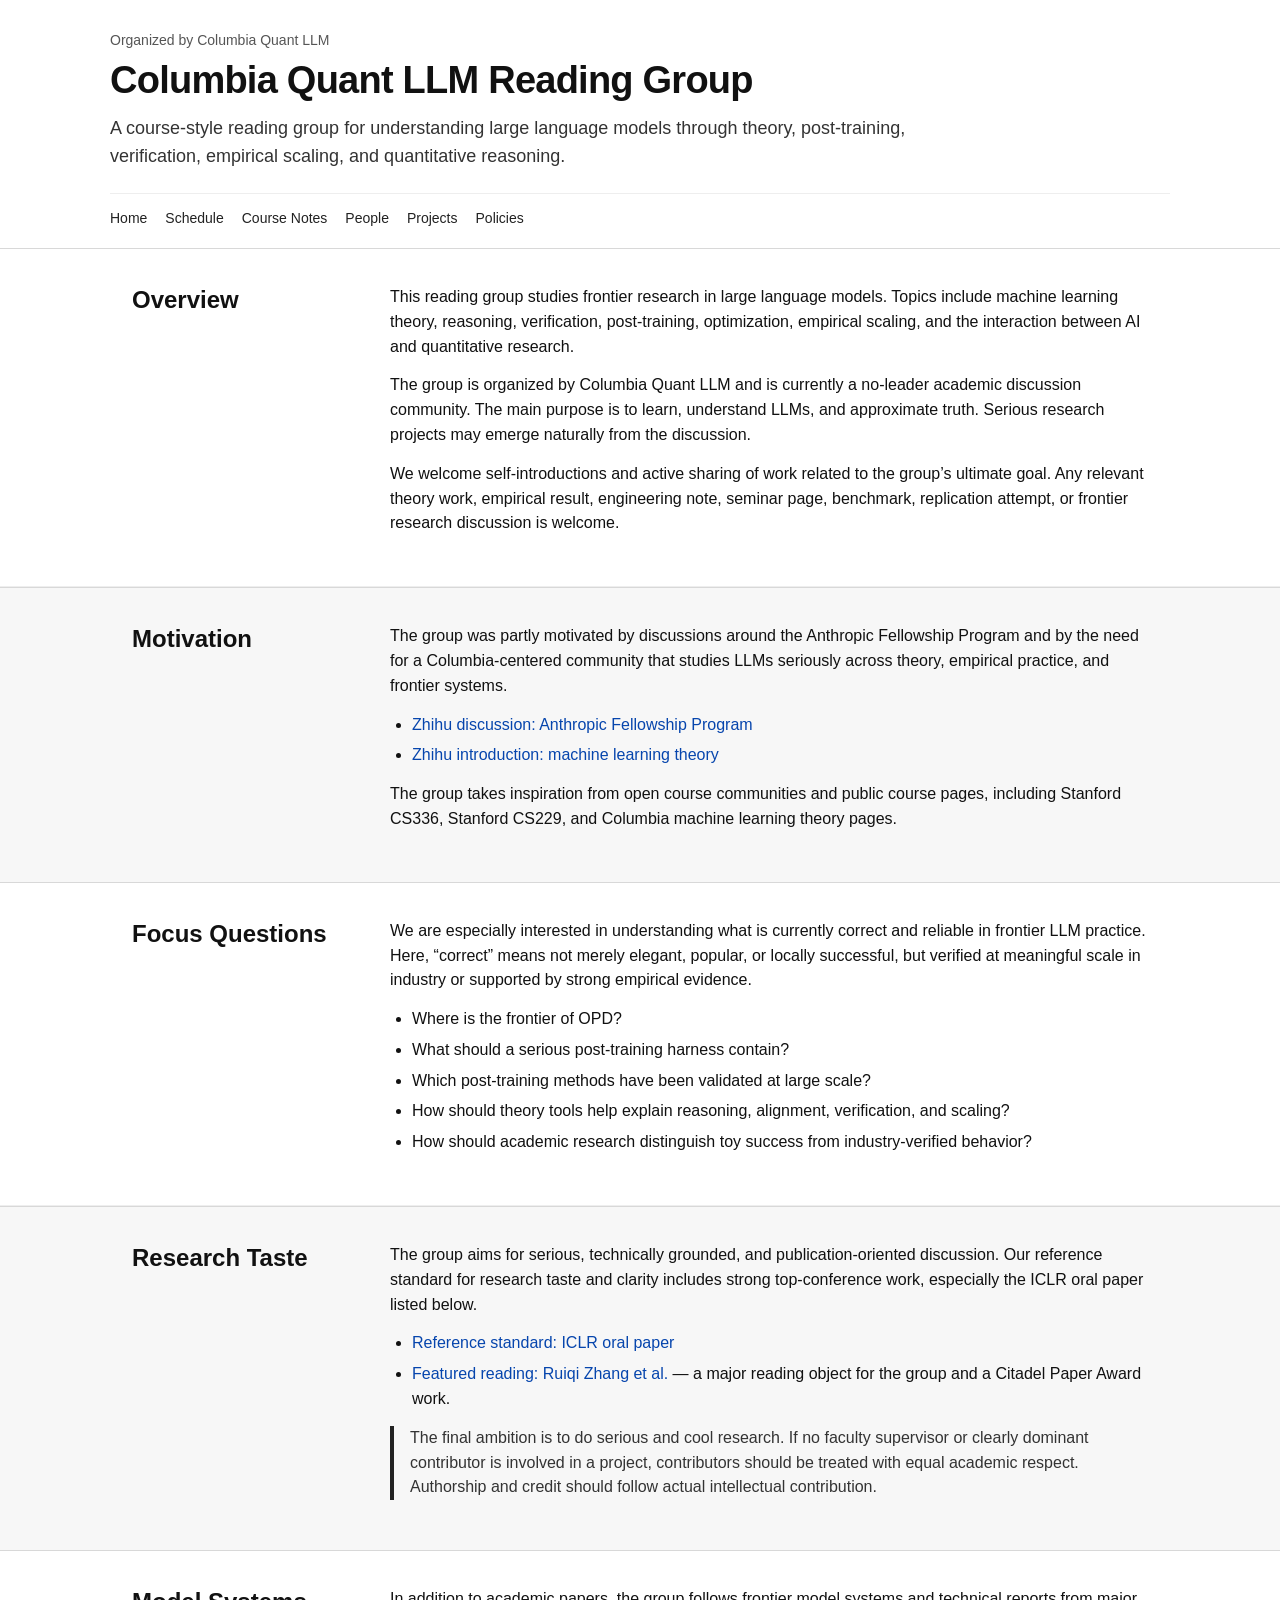
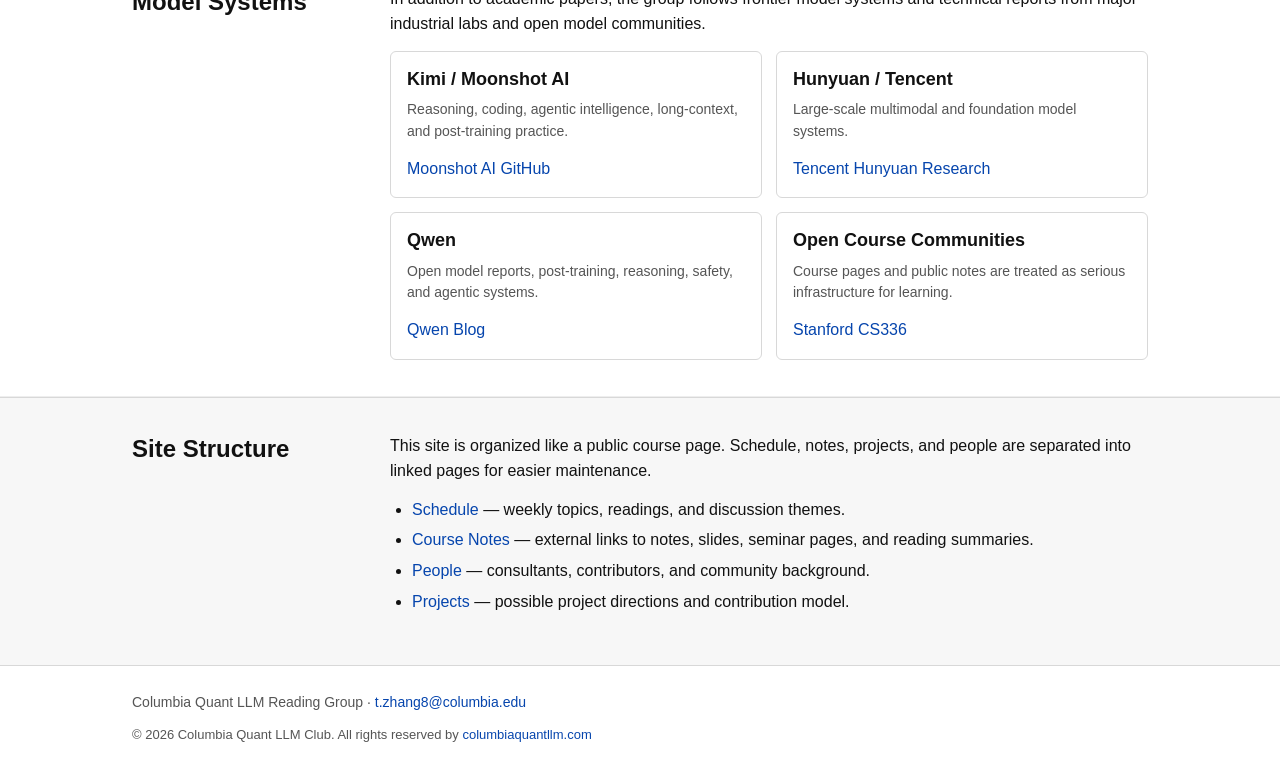
<file: index.html>
<!doctype html>
<html lang="en">
<head><meta charset="utf-8"><meta name="viewport" content="width=device-width, initial-scale=1"><title>Columbia Quant LLM Reading Group</title><meta name="description" content="Course-style webpage for the Columbia Quant LLM Reading Group."><link rel="stylesheet" href="style.css"></head>
<body>
<header class="site-header"><div class="container header-inner"><p class="kicker">Organized by Columbia Quant LLM</p><h1>Columbia Quant LLM Reading Group</h1><p class="subtitle">A course-style reading group for understanding large language models through theory, post-training, verification, empirical scaling, and quantitative reasoning.</p><nav class="nav"><a href="index.html">Home</a><a href="schedule.html">Schedule</a><a href="notes.html">Course Notes</a><a href="people.html">People</a><a href="projects.html">Projects</a><a href="policies.html">Policies</a></nav></div></header>
<main>
<section class="section"><div class="container grid"><h2>Overview</h2><div><p>This reading group studies frontier research in large language models. Topics include machine learning theory, reasoning, verification, post-training, optimization, empirical scaling, and the interaction between AI and quantitative research.</p><p>The group is organized by Columbia Quant LLM and is currently a no-leader academic discussion community. The main purpose is to learn, understand LLMs, and approximate truth. Serious research projects may emerge naturally from the discussion.</p><p>We welcome self-introductions and active sharing of work related to the group’s ultimate goal. Any relevant theory work, empirical result, engineering note, seminar page, benchmark, replication attempt, or frontier research discussion is welcome.</p></div></div></section>
<section class="section alt"><div class="container grid"><h2>Motivation</h2><div><p>The group was partly motivated by discussions around the Anthropic Fellowship Program and by the need for a Columbia-centered community that studies LLMs seriously across theory, empirical practice, and frontier systems.</p><ul><li><a href="https://www.zhihu.com/question/12305646900/answer/1999438034542801397?share_code=CKG3fECgxyut&utm_psn=2041317391506956704">Zhihu discussion: Anthropic Fellowship Program</a></li><li><a href="https://www.zhihu.com/question/28256372/answer/128903335713?share_code=lImXarhazOmt&utm_psn=2041566149469549277">Zhihu introduction: machine learning theory</a></li></ul><p>The group takes inspiration from open course communities and public course pages, including Stanford CS336, Stanford CS229, and Columbia machine learning theory pages.</p></div></div></section>
<section class="section"><div class="container grid"><h2>Focus Questions</h2><div><p>We are especially interested in understanding what is currently correct and reliable in frontier LLM practice. Here, “correct” means not merely elegant, popular, or locally successful, but verified at meaningful scale in industry or supported by strong empirical evidence.</p><ul><li>Where is the frontier of OPD?</li><li>What should a serious post-training harness contain?</li><li>Which post-training methods have been validated at large scale?</li><li>How should theory tools help explain reasoning, alignment, verification, and scaling?</li><li>How should academic research distinguish toy success from industry-verified behavior?</li></ul></div></div></section>
<section class="section alt"><div class="container grid"><h2>Research Taste</h2><div><p>The group aims for serious, technically grounded, and publication-oriented discussion. Our reference standard for research taste and clarity includes strong top-conference work, especially the ICLR oral paper listed below.</p><ul><li><a href="https://arxiv.org/abs/2210.10749">Reference standard: ICLR oral paper</a></li><li><a href="https://arxiv.org/abs/2306.09927">Featured reading: Ruiqi Zhang et al.</a> — a major reading object for the group and a Citadel Paper Award work.</li></ul><p class="notice">The final ambition is to do serious and cool research. If no faculty supervisor or clearly dominant contributor is involved in a project, contributors should be treated with equal academic respect. Authorship and credit should follow actual intellectual contribution.</p></div></div></section>
<section class="section"><div class="container grid"><h2>Model Systems</h2><div><p>In addition to academic papers, the group follows frontier model systems and technical reports from major industrial labs and open model communities.</p><div class="card-grid"><div class="card"><h3>Kimi / Moonshot AI</h3><p>Reasoning, coding, agentic intelligence, long-context, and post-training practice.</p><a href="https://github.com/moonshotai">Moonshot AI GitHub</a></div><div class="card"><h3>Hunyuan / Tencent</h3><p>Large-scale multimodal and foundation model systems.</p><a href="https://hy.tencent.com/">Tencent Hunyuan Research</a></div><div class="card"><h3>Qwen</h3><p>Open model reports, post-training, reasoning, safety, and agentic systems.</p><a href="https://qwen.ai/blog">Qwen Blog</a></div><div class="card"><h3>Open Course Communities</h3><p>Course pages and public notes are treated as serious infrastructure for learning.</p><a href="https://cs336.stanford.edu/">Stanford CS336</a></div></div></div></div></section>
<section class="section alt"><div class="container grid"><h2>Site Structure</h2><div><p>This site is organized like a public course page. Schedule, notes, projects, and people are separated into linked pages for easier maintenance.</p><ul><li><a href="schedule.html">Schedule</a> — weekly topics, readings, and discussion themes.</li><li><a href="notes.html">Course Notes</a> — external links to notes, slides, seminar pages, and reading summaries.</li><li><a href="people.html">People</a> — consultants, contributors, and community background.</li><li><a href="projects.html">Projects</a> — possible project directions and contribution model.</li></ul></div></div></section>
</main><footer class="footer"><div class="container">Columbia Quant LLM Reading Group · <a href="mailto:t.zhang8@columbia.edu">t.zhang8@columbia.edu</a><p class="footer-sub">&copy; 2026 Columbia Quant LLM Club. All rights reserved by <a href="https://columbiaquantllm.com">columbiaquantllm.com</a></p></div></footer>
</body></html>
</file>
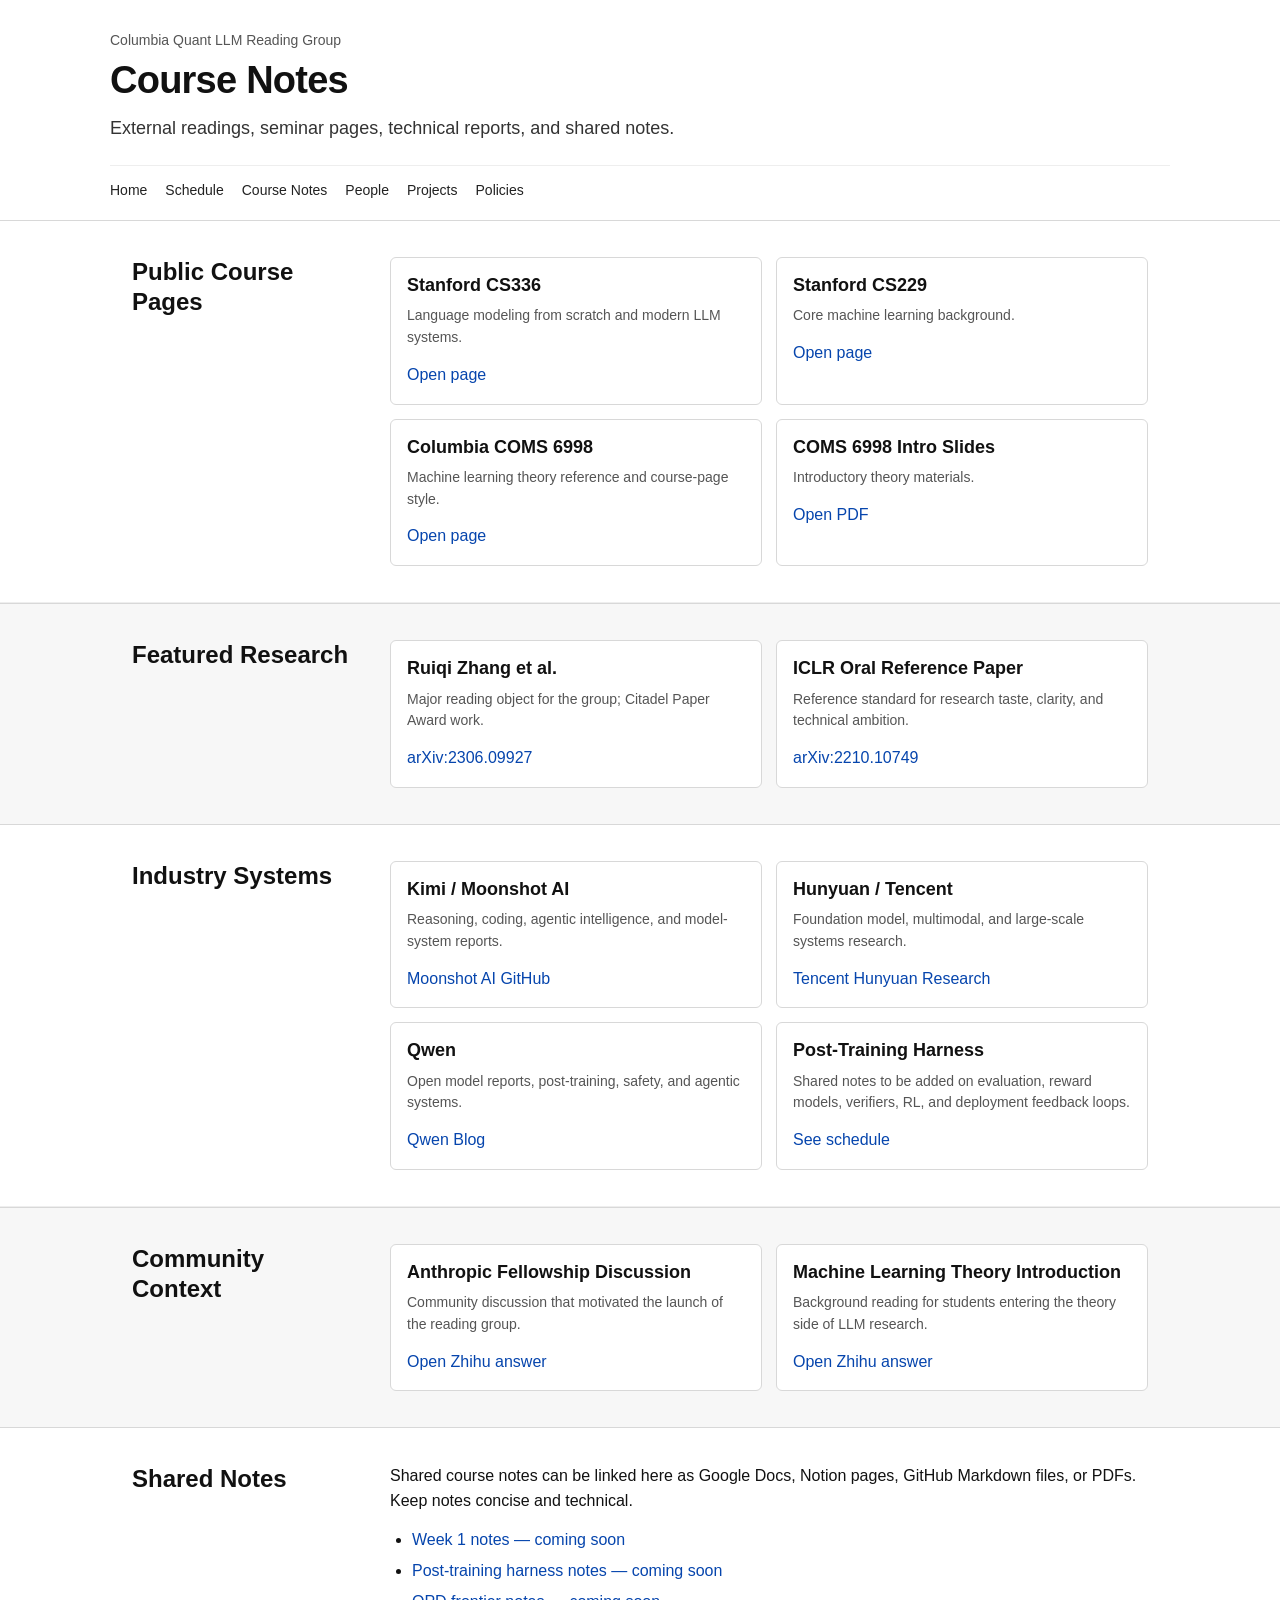
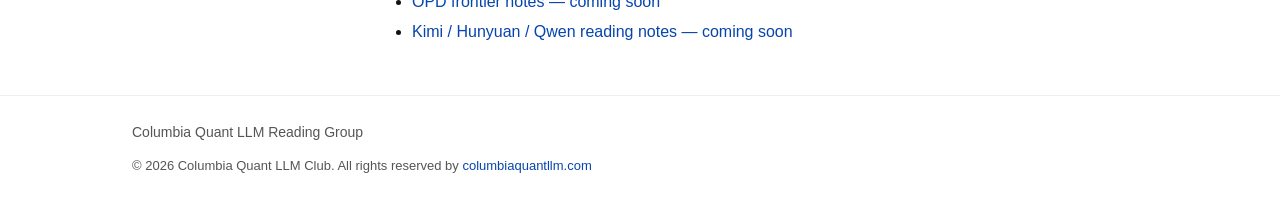
<file: notes.html>
<!doctype html><html lang="en"><head><meta charset="utf-8"><meta name="viewport" content="width=device-width, initial-scale=1"><title>Course Notes | Columbia Quant LLM Reading Group</title><link rel="stylesheet" href="style.css"></head><body><header class="site-header"><div class="container header-inner"><p class="kicker">Columbia Quant LLM Reading Group</p><h1>Course Notes</h1><p class="subtitle">External readings, seminar pages, technical reports, and shared notes.</p><nav class="nav"><a href="index.html">Home</a><a href="schedule.html">Schedule</a><a href="notes.html">Course Notes</a><a href="people.html">People</a><a href="projects.html">Projects</a><a href="policies.html">Policies</a></nav></div></header><main><section class="section"><div class="container grid"><h2>Public Course Pages</h2><div class="card-grid"><div class="card"><h3>Stanford CS336</h3><p>Language modeling from scratch and modern LLM systems.</p><a href="https://cs336.stanford.edu/">Open page</a></div><div class="card"><h3>Stanford CS229</h3><p>Core machine learning background.</p><a href="https://cs229.stanford.edu/">Open page</a></div><div class="card"><h3>Columbia COMS 6998</h3><p>Machine learning theory reference and course-page style.</p><a href="https://www.cs.columbia.edu/~djhsu/coms6998-s25/">Open page</a></div><div class="card"><h3>COMS 6998 Intro Slides</h3><p>Introductory theory materials.</p><a href="https://www.cs.columbia.edu/~djhsu/coms6998-s25/intro-slides.pdf">Open PDF</a></div></div></div></section><section class="section alt"><div class="container grid"><h2>Featured Research</h2><div class="card-grid"><div class="card"><h3>Ruiqi Zhang et al.</h3><p>Major reading object for the group; Citadel Paper Award work.</p><a href="https://arxiv.org/abs/2306.09927">arXiv:2306.09927</a></div><div class="card"><h3>ICLR Oral Reference Paper</h3><p>Reference standard for research taste, clarity, and technical ambition.</p><a href="https://arxiv.org/abs/2210.10749">arXiv:2210.10749</a></div></div></div></section><section class="section"><div class="container grid"><h2>Industry Systems</h2><div class="card-grid"><div class="card"><h3>Kimi / Moonshot AI</h3><p>Reasoning, coding, agentic intelligence, and model-system reports.</p><a href="https://github.com/moonshotai">Moonshot AI GitHub</a></div><div class="card"><h3>Hunyuan / Tencent</h3><p>Foundation model, multimodal, and large-scale systems research.</p><a href="https://hy.tencent.com/">Tencent Hunyuan Research</a></div><div class="card"><h3>Qwen</h3><p>Open model reports, post-training, safety, and agentic systems.</p><a href="https://qwen.ai/blog">Qwen Blog</a></div><div class="card"><h3>Post-Training Harness</h3><p>Shared notes to be added on evaluation, reward models, verifiers, RL, and deployment feedback loops.</p><a href="schedule.html">See schedule</a></div></div></div></section><section class="section alt"><div class="container grid"><h2>Community Context</h2><div class="card-grid"><div class="card"><h3>Anthropic Fellowship Discussion</h3><p>Community discussion that motivated the launch of the reading group.</p><a href="https://www.zhihu.com/question/12305646900/answer/1999438034542801397?share_code=CKG3fECgxyut&utm_psn=2041317391506956704">Open Zhihu answer</a></div><div class="card"><h3>Machine Learning Theory Introduction</h3><p>Background reading for students entering the theory side of LLM research.</p><a href="https://www.zhihu.com/question/28256372/answer/128903335713?share_code=lImXarhazOmt&utm_psn=2041566149469549277">Open Zhihu answer</a></div></div></div></section><section class="section"><div class="container grid"><h2>Shared Notes</h2><div><p>Shared course notes can be linked here as Google Docs, Notion pages, GitHub Markdown files, or PDFs. Keep notes concise and technical.</p><ul><li><a href="#">Week 1 notes — coming soon</a></li><li><a href="#">Post-training harness notes — coming soon</a></li><li><a href="#">OPD frontier notes — coming soon</a></li><li><a href="#">Kimi / Hunyuan / Qwen reading notes — coming soon</a></li></ul></div></div></section></main><footer class="footer"><div class="container">Columbia Quant LLM Reading Group<p class="footer-sub">&copy; 2026 Columbia Quant LLM Club. All rights reserved by <a href="https://columbiaquantllm.com">columbiaquantllm.com</a></p></div></footer></body></html>
</file>
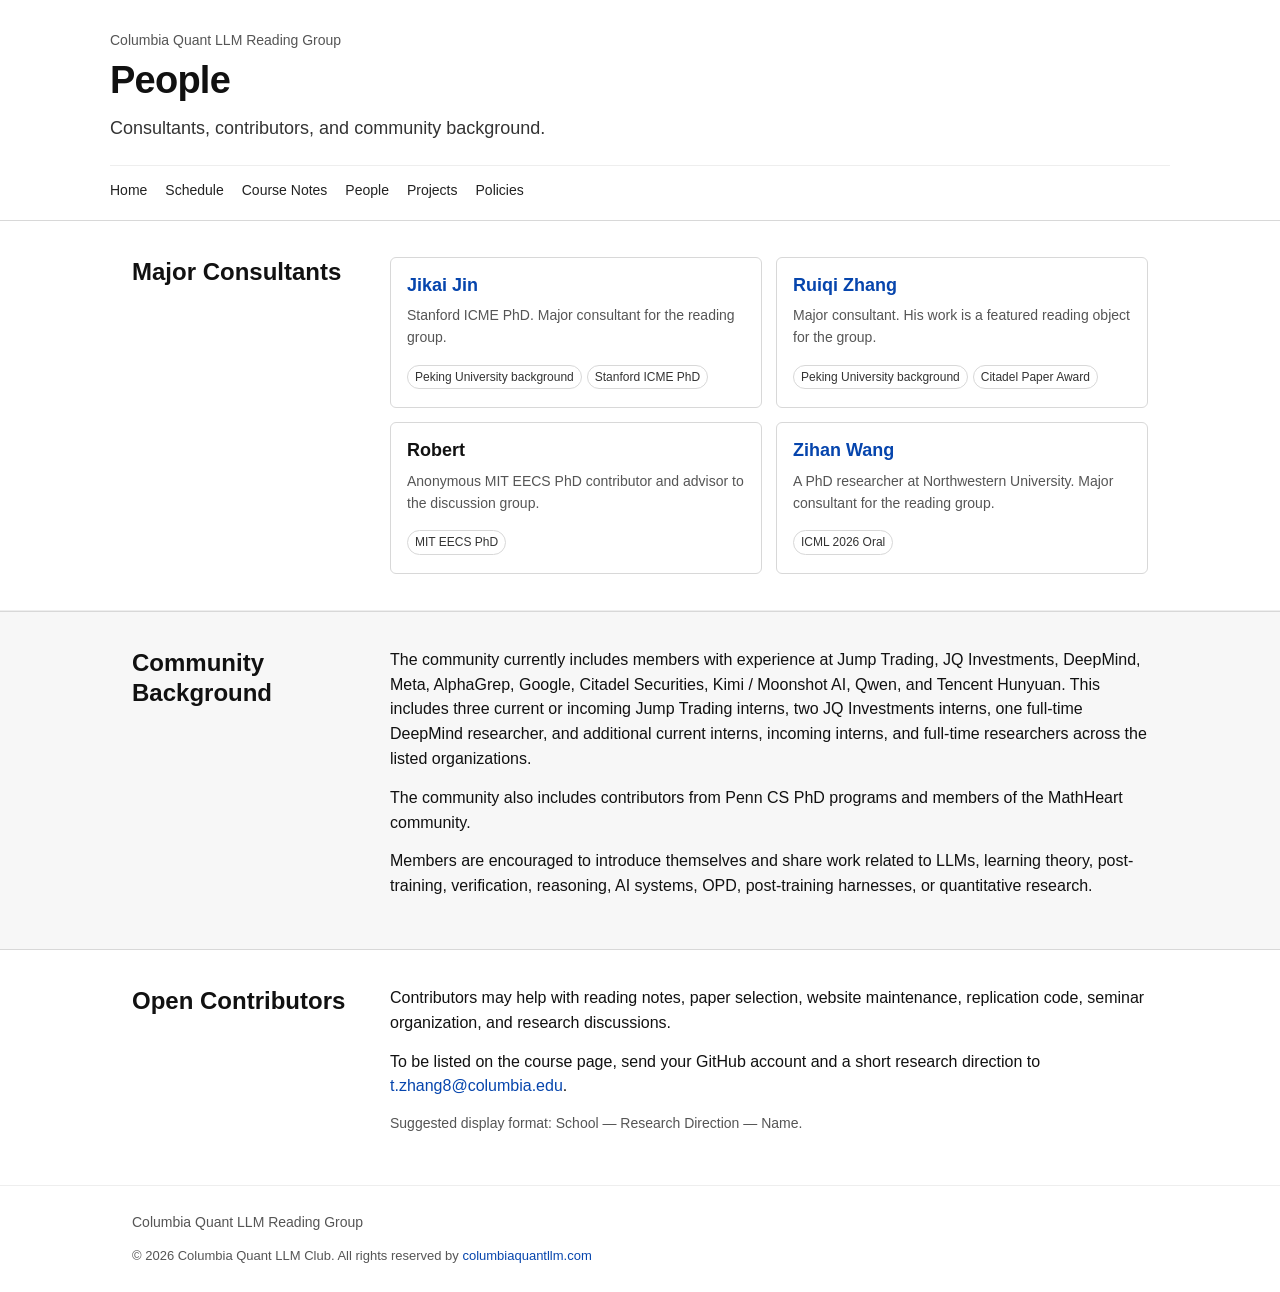
<file: people.html>
<!doctype html><html lang="en"><head><meta charset="utf-8"><meta name="viewport" content="width=device-width, initial-scale=1"><title>People | Columbia Quant LLM Reading Group</title><link rel="stylesheet" href="style.css"></head><body><header class="site-header"><div class="container header-inner"><p class="kicker">Columbia Quant LLM Reading Group</p><h1>People</h1><p class="subtitle">Consultants, contributors, and community background.</p><nav class="nav"><a href="index.html">Home</a><a href="schedule.html">Schedule</a><a href="notes.html">Course Notes</a><a href="people.html">People</a><a href="projects.html">Projects</a><a href="policies.html">Policies</a></nav></div></header><main><section class="section"><div class="container grid"><h2>Major Consultants</h2><div class="card-grid"><div class="card"><h3><a href="https://jkjin.com/">Jikai Jin</a></h3><p>Stanford ICME PhD. Major consultant for the reading group.</p><span class="tag">Peking University background</span><span class="tag">Stanford ICME PhD</span></div><div class="card"><h3><a href="https://rqzhangberkeley.github.io/">Ruiqi Zhang</a></h3><p>Major consultant. His work is a featured reading object for the group.</p><span class="tag">Peking University background</span><span class="tag">Citadel Paper Award</span></div><div class="card"><h3>Robert</h3><p>Anonymous MIT EECS PhD contributor and advisor to the discussion group.</p><span class="tag">MIT EECS PhD</span></div><div class="card"><h3><a href="https://zihanwang314.github.io/">Zihan Wang</a></h3><p>A PhD researcher at Northwestern University. Major consultant for the reading group.</p><span class="tag">ICML 2026 Oral</span></div></div></div></section><section class="section alt"><div class="container grid"><h2>Community Background</h2><div><p>The community currently includes members with experience at Jump Trading, JQ Investments, DeepMind, Meta, AlphaGrep, Google, Citadel Securities, Kimi / Moonshot AI, Qwen, and Tencent Hunyuan. This includes three current or incoming Jump Trading interns, two JQ Investments interns, one full-time DeepMind researcher, and additional current interns, incoming interns, and full-time researchers across the listed organizations.</p><p>The community also includes contributors from Penn CS PhD programs and members of the MathHeart community.</p><p>Members are encouraged to introduce themselves and share work related to LLMs, learning theory, post-training, verification, reasoning, AI systems, OPD, post-training harnesses, or quantitative research.</p></div></div></section><section class="section"><div class="container grid"><h2>Open Contributors</h2><div><p>Contributors may help with reading notes, paper selection, website maintenance, replication code, seminar organization, and research discussions.</p><p>To be listed on the course page, send your GitHub account and a short research direction to <a href="mailto:t.zhang8@columbia.edu">t.zhang8@columbia.edu</a>.</p><p class="note">Suggested display format: School — Research Direction — Name.</p></div></div></section></main><footer class="footer"><div class="container">Columbia Quant LLM Reading Group<p class="footer-sub">&copy; 2026 Columbia Quant LLM Club. All rights reserved by <a href="https://columbiaquantllm.com">columbiaquantllm.com</a></p></div></footer></body></html>
</file>
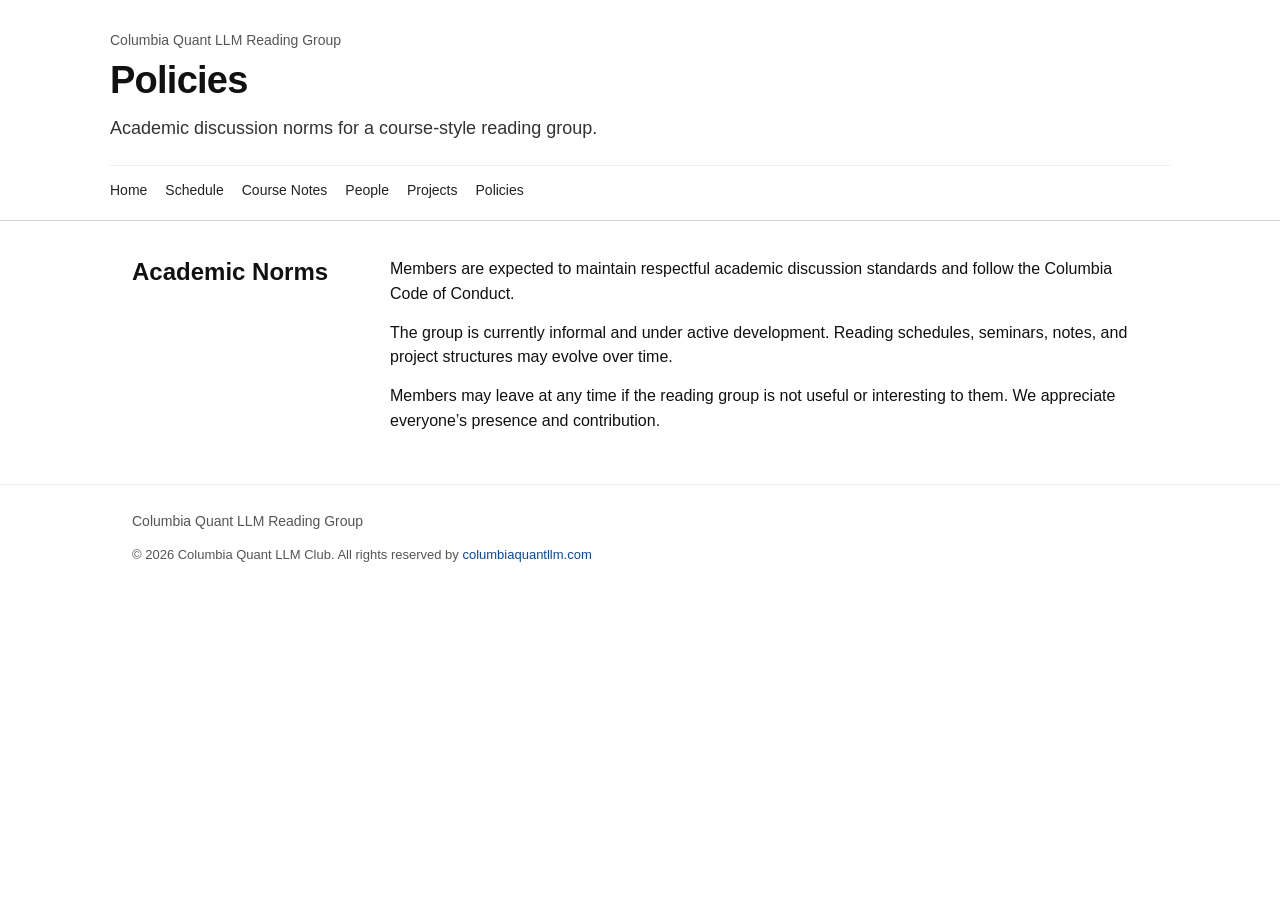
<file: policies.html>
<!doctype html><html lang="en"><head><meta charset="utf-8"><meta name="viewport" content="width=device-width, initial-scale=1"><title>Policies | Columbia Quant LLM Reading Group</title><link rel="stylesheet" href="style.css"></head><body><header class="site-header"><div class="container header-inner"><p class="kicker">Columbia Quant LLM Reading Group</p><h1>Policies</h1><p class="subtitle">Academic discussion norms for a course-style reading group.</p><nav class="nav"><a href="index.html">Home</a><a href="schedule.html">Schedule</a><a href="notes.html">Course Notes</a><a href="people.html">People</a><a href="projects.html">Projects</a><a href="policies.html">Policies</a></nav></div></header><main><section class="section"><div class="container grid"><h2>Academic Norms</h2><div><p>Members are expected to maintain respectful academic discussion standards and follow the Columbia Code of Conduct.</p><p>The group is currently informal and under active development. Reading schedules, seminars, notes, and project structures may evolve over time.</p><p>Members may leave at any time if the reading group is not useful or interesting to them. We appreciate everyone’s presence and contribution.</p></div></div></section></main><footer class="footer"><div class="container">Columbia Quant LLM Reading Group<p class="footer-sub">&copy; 2026 Columbia Quant LLM Club. All rights reserved by <a href="https://columbiaquantllm.com">columbiaquantllm.com</a></p></div></footer></body></html>
</file>
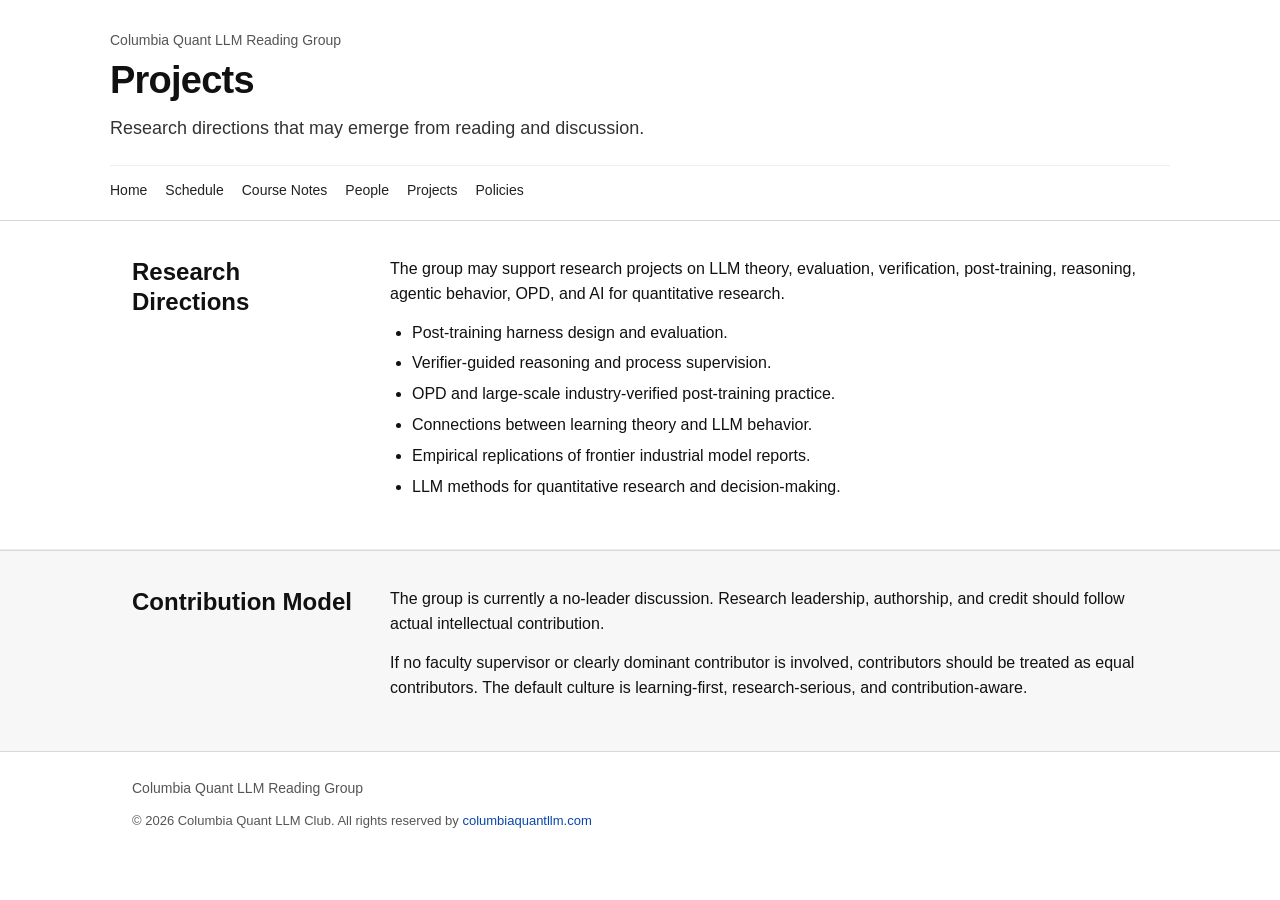
<file: projects.html>
<!doctype html><html lang="en"><head><meta charset="utf-8"><meta name="viewport" content="width=device-width, initial-scale=1"><title>Projects | Columbia Quant LLM Reading Group</title><link rel="stylesheet" href="style.css"></head><body><header class="site-header"><div class="container header-inner"><p class="kicker">Columbia Quant LLM Reading Group</p><h1>Projects</h1><p class="subtitle">Research directions that may emerge from reading and discussion.</p><nav class="nav"><a href="index.html">Home</a><a href="schedule.html">Schedule</a><a href="notes.html">Course Notes</a><a href="people.html">People</a><a href="projects.html">Projects</a><a href="policies.html">Policies</a></nav></div></header><main><section class="section"><div class="container grid"><h2>Research Directions</h2><div><p>The group may support research projects on LLM theory, evaluation, verification, post-training, reasoning, agentic behavior, OPD, and AI for quantitative research.</p><ul><li>Post-training harness design and evaluation.</li><li>Verifier-guided reasoning and process supervision.</li><li>OPD and large-scale industry-verified post-training practice.</li><li>Connections between learning theory and LLM behavior.</li><li>Empirical replications of frontier industrial model reports.</li><li>LLM methods for quantitative research and decision-making.</li></ul></div></div></section><section class="section alt"><div class="container grid"><h2>Contribution Model</h2><div><p>The group is currently a no-leader discussion. Research leadership, authorship, and credit should follow actual intellectual contribution.</p><p>If no faculty supervisor or clearly dominant contributor is involved, contributors should be treated as equal contributors. The default culture is learning-first, research-serious, and contribution-aware.</p></div></div></section></main><footer class="footer"><div class="container">Columbia Quant LLM Reading Group<p class="footer-sub">&copy; 2026 Columbia Quant LLM Club. All rights reserved by <a href="https://columbiaquantllm.com">columbiaquantllm.com</a></p></div></footer></body></html>
</file>
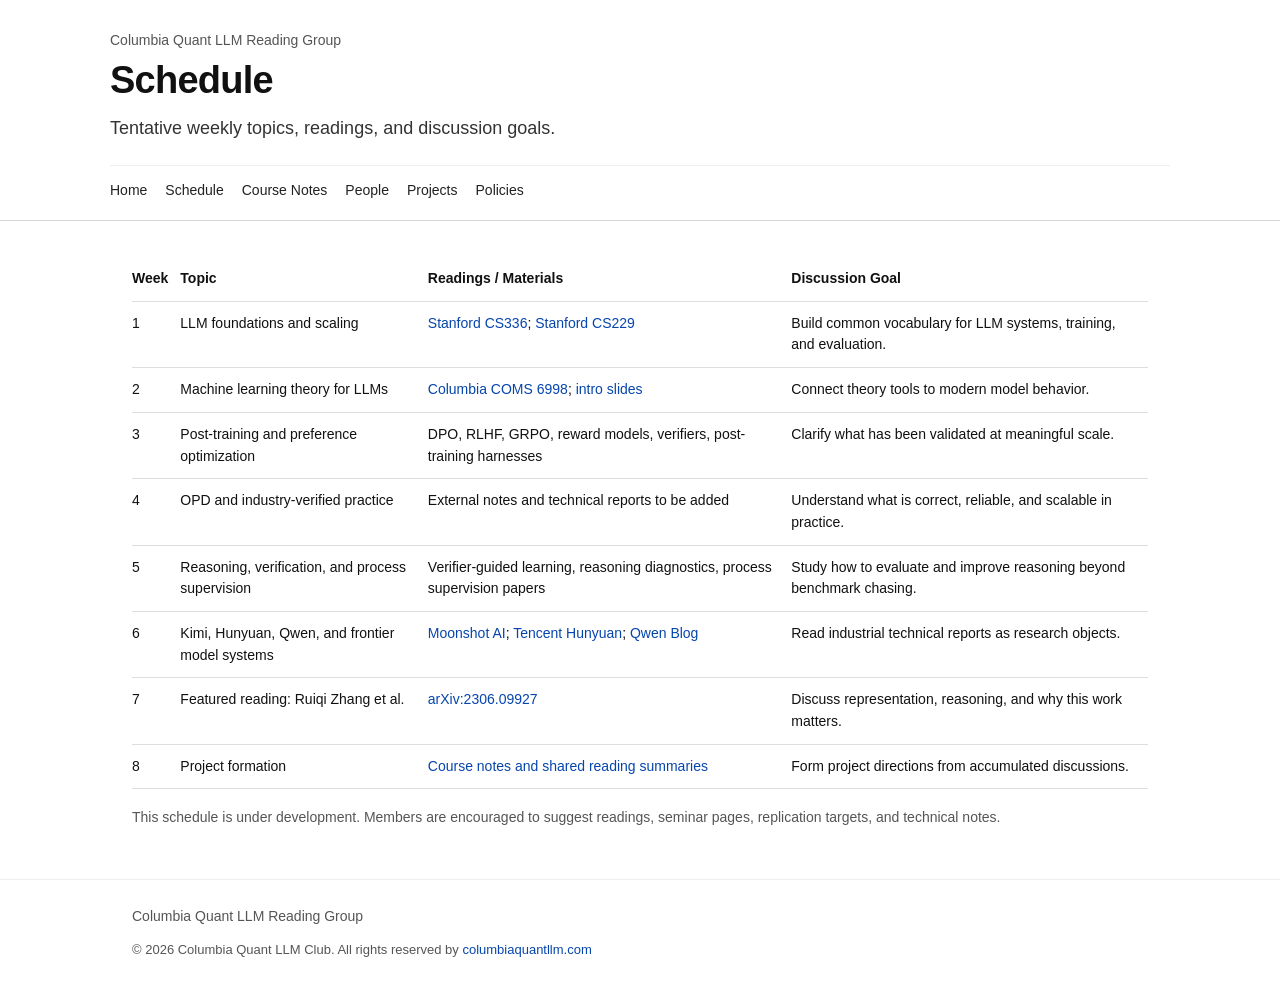
<file: schedule.html>
<!doctype html><html lang="en"><head><meta charset="utf-8"><meta name="viewport" content="width=device-width, initial-scale=1"><title>Schedule | Columbia Quant LLM Reading Group</title><link rel="stylesheet" href="style.css"></head><body><header class="site-header"><div class="container header-inner"><p class="kicker">Columbia Quant LLM Reading Group</p><h1>Schedule</h1><p class="subtitle">Tentative weekly topics, readings, and discussion goals.</p><nav class="nav"><a href="index.html">Home</a><a href="schedule.html">Schedule</a><a href="notes.html">Course Notes</a><a href="people.html">People</a><a href="projects.html">Projects</a><a href="policies.html">Policies</a></nav></div></header><main><section class="section"><div class="container"><div class="table-wrap"><table><thead><tr><th>Week</th><th>Topic</th><th>Readings / Materials</th><th>Discussion Goal</th></tr></thead><tbody><tr><td>1</td><td>LLM foundations and scaling</td><td><a href="https://cs336.stanford.edu/">Stanford CS336</a>; <a href="https://cs229.stanford.edu/">Stanford CS229</a></td><td>Build common vocabulary for LLM systems, training, and evaluation.</td></tr><tr><td>2</td><td>Machine learning theory for LLMs</td><td><a href="https://www.cs.columbia.edu/~djhsu/coms6998-s25/">Columbia COMS 6998</a>; <a href="https://www.cs.columbia.edu/~djhsu/coms6998-s25/intro-slides.pdf">intro slides</a></td><td>Connect theory tools to modern model behavior.</td></tr><tr><td>3</td><td>Post-training and preference optimization</td><td>DPO, RLHF, GRPO, reward models, verifiers, post-training harnesses</td><td>Clarify what has been validated at meaningful scale.</td></tr><tr><td>4</td><td>OPD and industry-verified practice</td><td>External notes and technical reports to be added</td><td>Understand what is correct, reliable, and scalable in practice.</td></tr><tr><td>5</td><td>Reasoning, verification, and process supervision</td><td>Verifier-guided learning, reasoning diagnostics, process supervision papers</td><td>Study how to evaluate and improve reasoning beyond benchmark chasing.</td></tr><tr><td>6</td><td>Kimi, Hunyuan, Qwen, and frontier model systems</td><td><a href="https://github.com/moonshotai">Moonshot AI</a>; <a href="https://hy.tencent.com/">Tencent Hunyuan</a>; <a href="https://qwen.ai/blog">Qwen Blog</a></td><td>Read industrial technical reports as research objects.</td></tr><tr><td>7</td><td>Featured reading: Ruiqi Zhang et al.</td><td><a href="https://arxiv.org/abs/2306.09927">arXiv:2306.09927</a></td><td>Discuss representation, reasoning, and why this work matters.</td></tr><tr><td>8</td><td>Project formation</td><td><a href="notes.html">Course notes and shared reading summaries</a></td><td>Form project directions from accumulated discussions.</td></tr></tbody></table></div><p class="note" style="margin-top:18px;">This schedule is under development. Members are encouraged to suggest readings, seminar pages, replication targets, and technical notes.</p></div></section></main><footer class="footer"><div class="container">Columbia Quant LLM Reading Group<p class="footer-sub">&copy; 2026 Columbia Quant LLM Club. All rights reserved by <a href="https://columbiaquantllm.com">columbiaquantllm.com</a></p></div></footer></body></html>
</file>
<file: style.css>
:root{--text:#111;--muted:#555;--light:#f7f7f7;--border:#d8d8d8;--link:#0645ad;--max:1060px}*{box-sizing:border-box}html{scroll-behavior:smooth}body{margin:0;font-family:Arial,Helvetica,sans-serif;color:var(--text);background:#fff;line-height:1.55}a{color:var(--link);text-decoration:none}a:hover{text-decoration:underline}.container{max-width:var(--max);margin:0 auto;padding:0 22px}.site-header{border-bottom:1px solid var(--border);background:#fff}.header-inner{padding:30px 0 18px}.kicker{margin:0 0 8px;color:var(--muted);font-size:14px}h1{margin:0;font-size:38px;line-height:1.1;font-weight:650;letter-spacing:-.02em}.subtitle{margin:14px 0 0;max-width:850px;color:#333;font-size:18px}.nav{display:flex;flex-wrap:wrap;gap:18px;margin-top:22px;padding-top:14px;border-top:1px solid #eee;font-size:14px}.nav a{color:#222}.section{padding:36px 0;border-bottom:1px solid #eee}.section.alt{background:var(--light);border-top:1px solid var(--border);border-bottom:1px solid var(--border)}.grid{display:grid;grid-template-columns:220px minmax(0,1fr);gap:38px}h2{margin:0;font-size:24px;line-height:1.25;font-weight:650}h3{margin:0 0 8px;font-size:18px;line-height:1.3}p{margin:0 0 14px}ul{margin:8px 0 14px;padding-left:22px}li{margin-bottom:6px}.card-grid{display:grid;grid-template-columns:repeat(2,minmax(0,1fr));gap:14px}.card{border:1px solid var(--border);border-radius:6px;background:#fff;padding:16px}.card p{color:var(--muted);font-size:14px}.note{color:var(--muted);font-size:14px}.table-wrap{overflow-x:auto}table{width:100%;border-collapse:collapse;font-size:14px;background:#fff}th,td{border-bottom:1px solid #ddd;padding:11px 12px 11px 0;vertical-align:top;text-align:left}th{font-weight:650}.tag{display:inline-block;margin:2px 5px 2px 0;padding:2px 7px;border:1px solid var(--border);border-radius:999px;background:#fff;color:#333;font-size:12px}.footer{padding:26px 0;color:var(--muted);font-size:14px}.footer-sub{margin:12px 0 0;font-size:13px;color:var(--muted)}.notice{border-left:4px solid #222;padding-left:16px;color:#333}@media(max-width:780px){h1{font-size:30px}.grid{grid-template-columns:1fr;gap:16px}.card-grid{grid-template-columns:1fr}}
</file>
